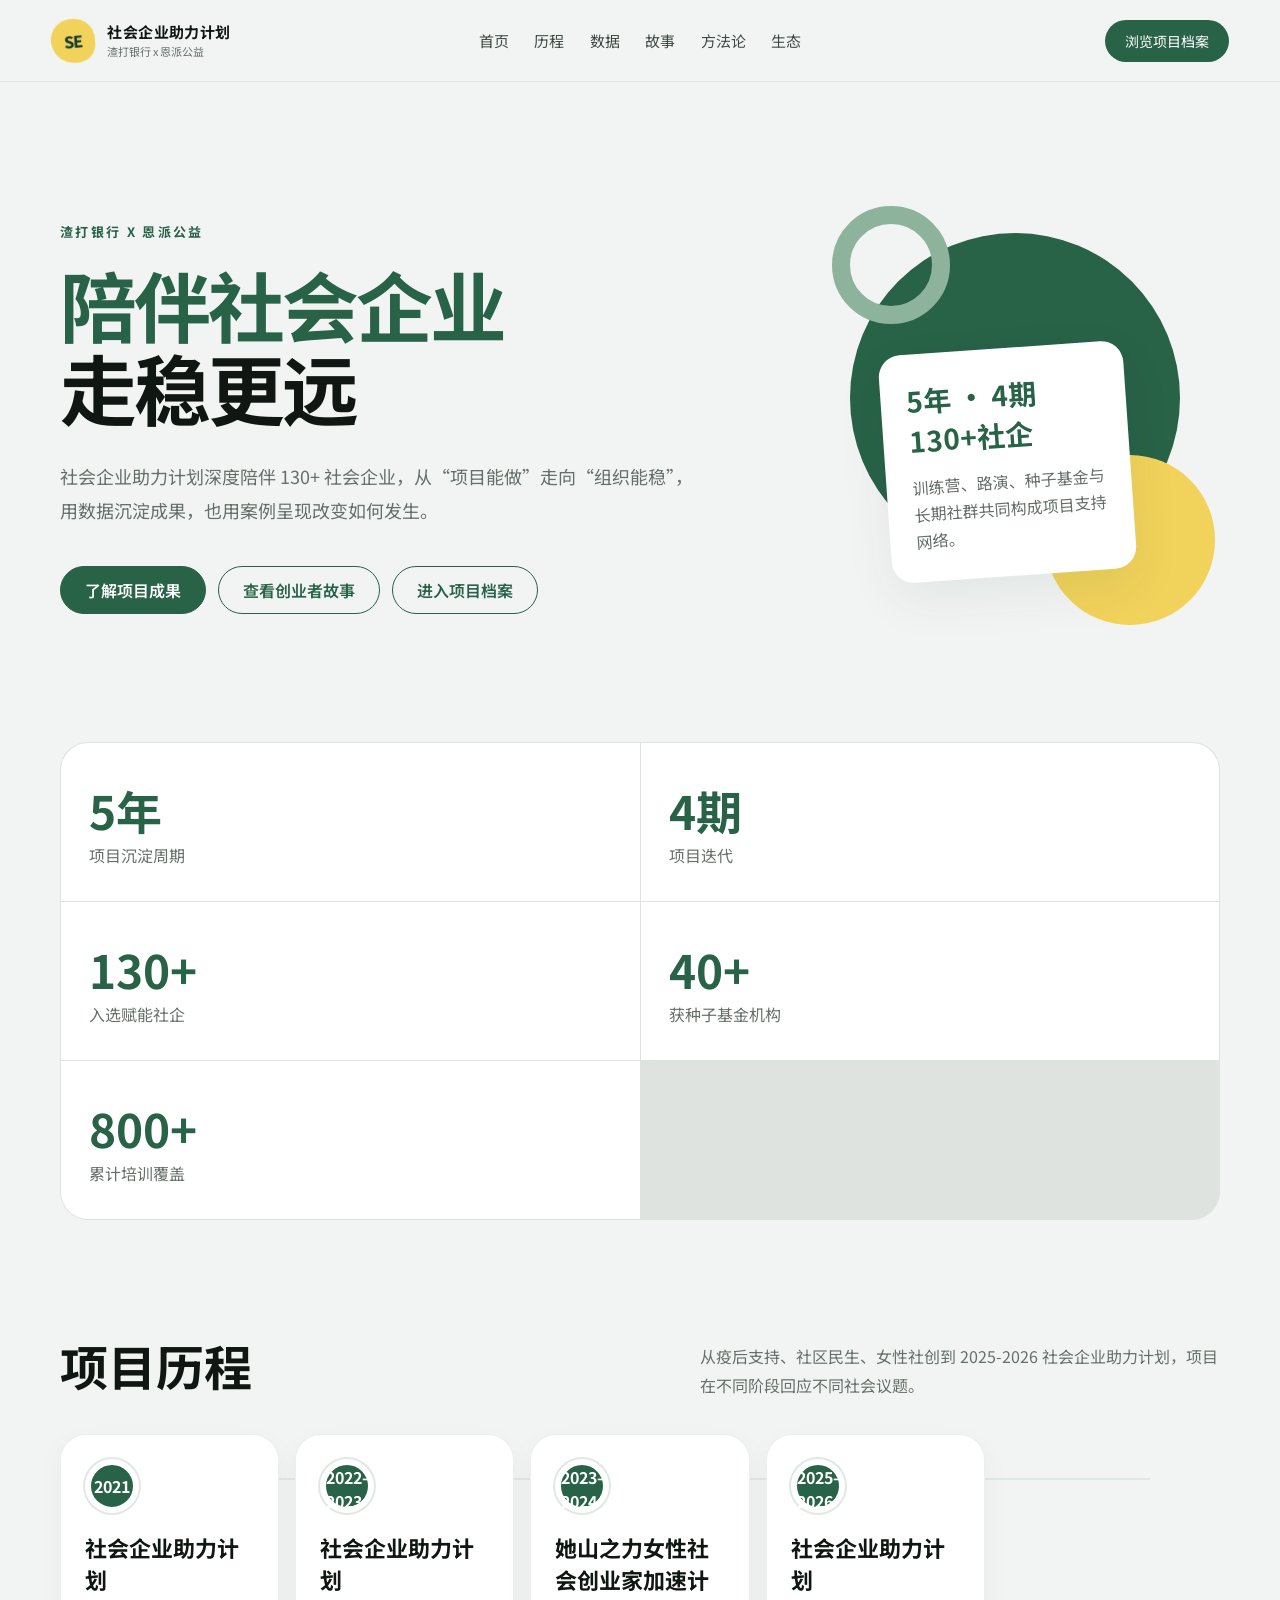
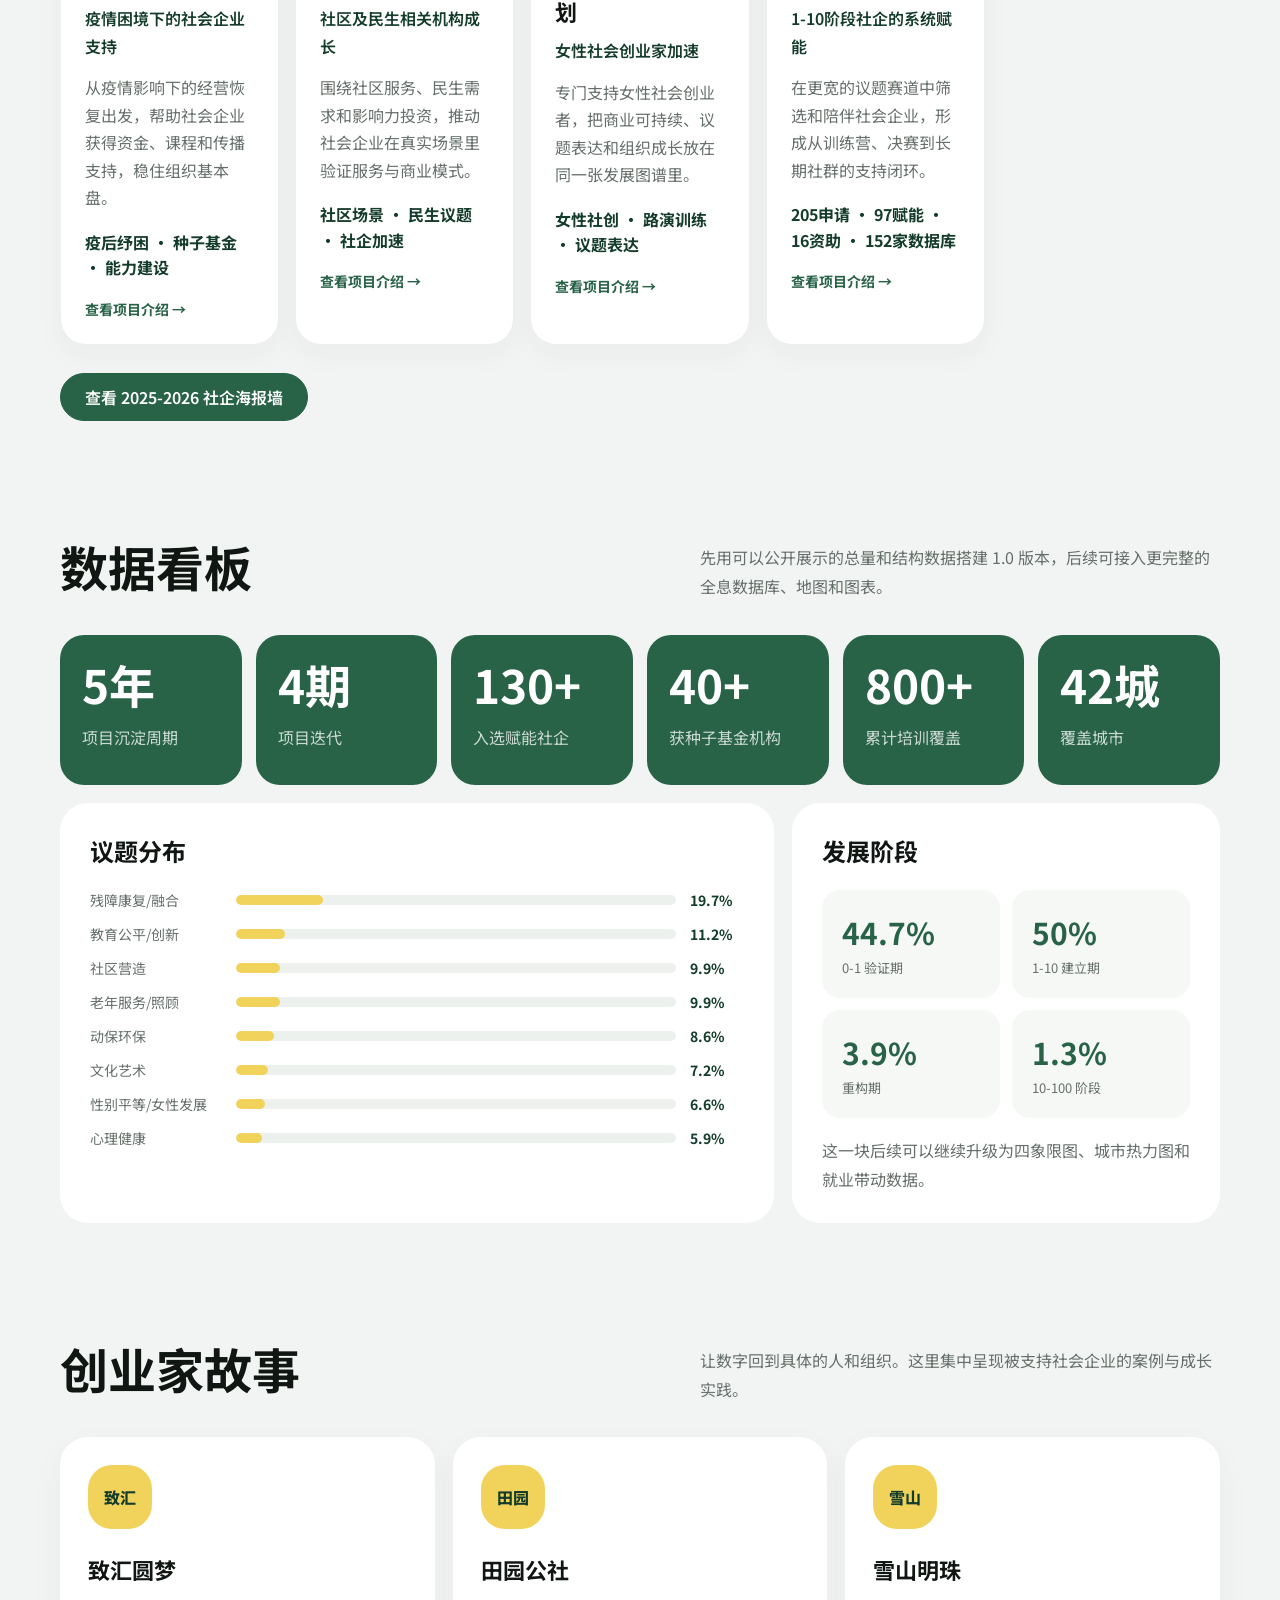
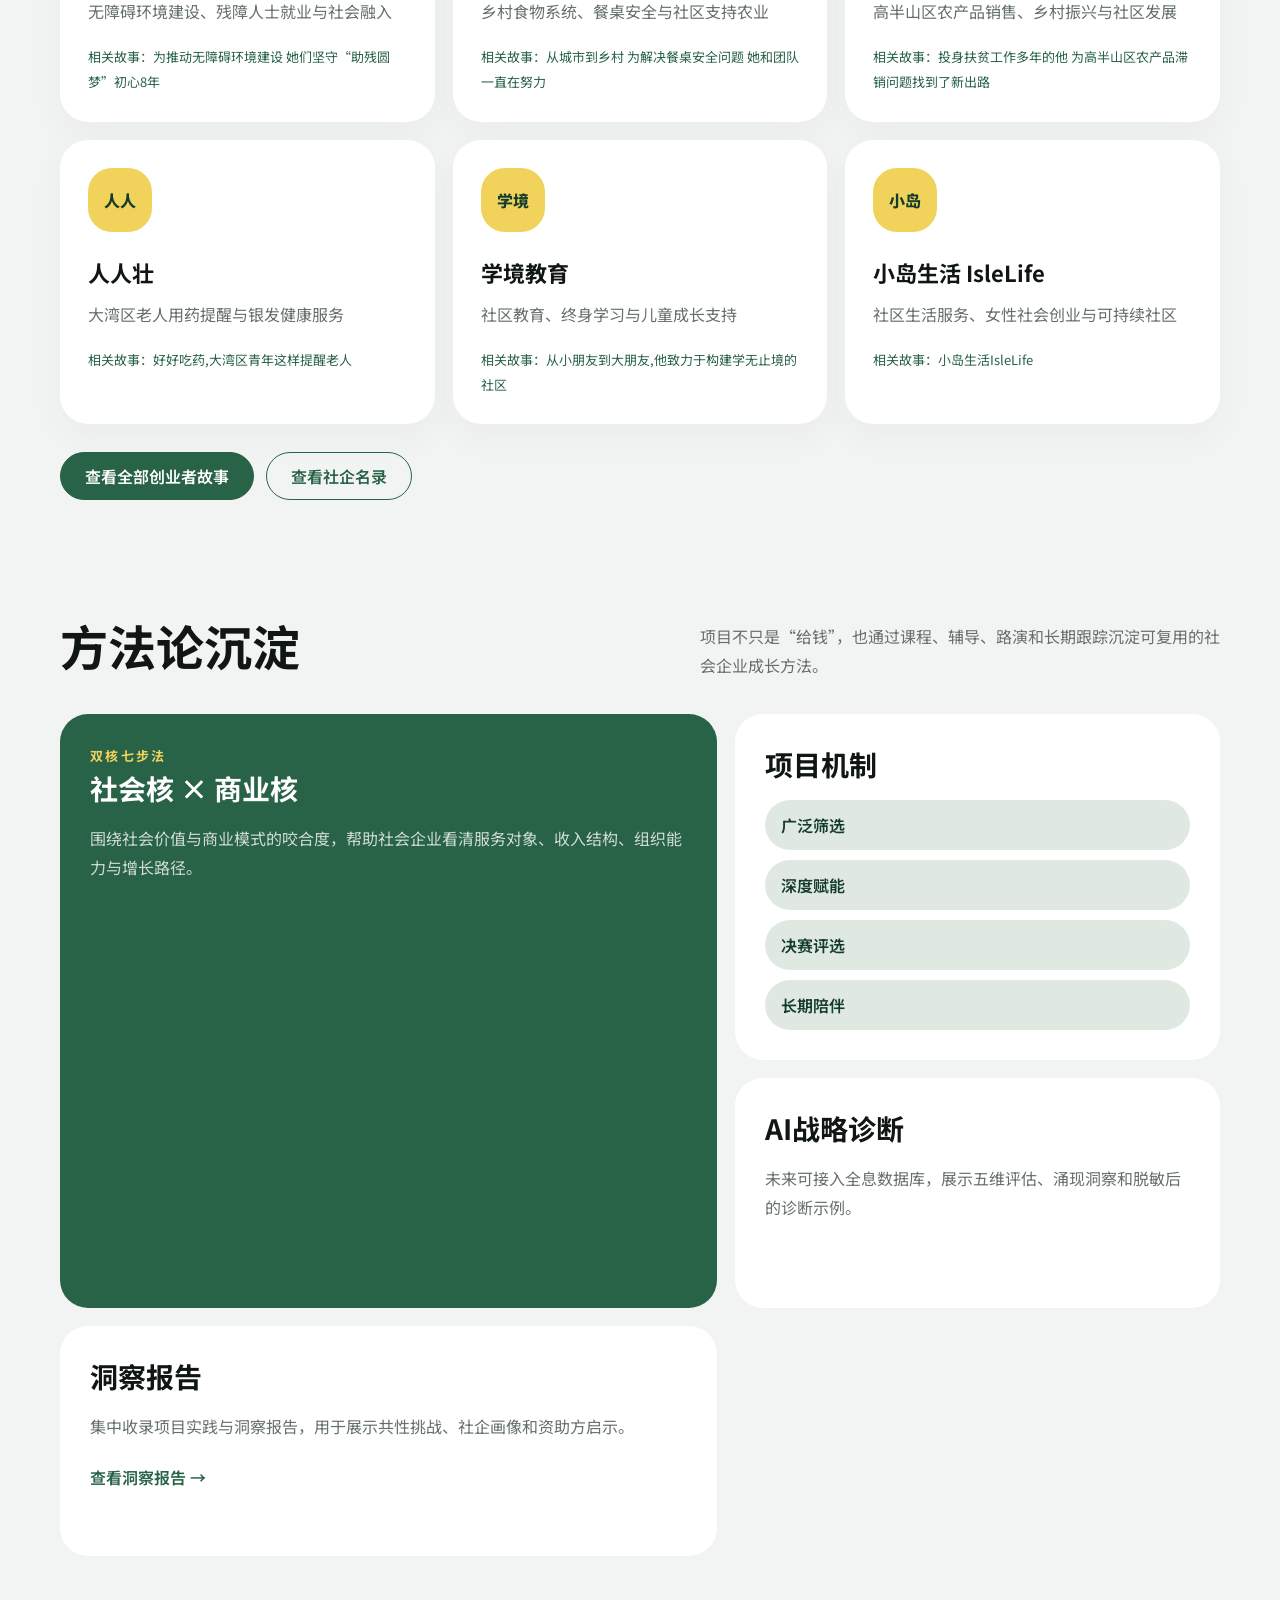
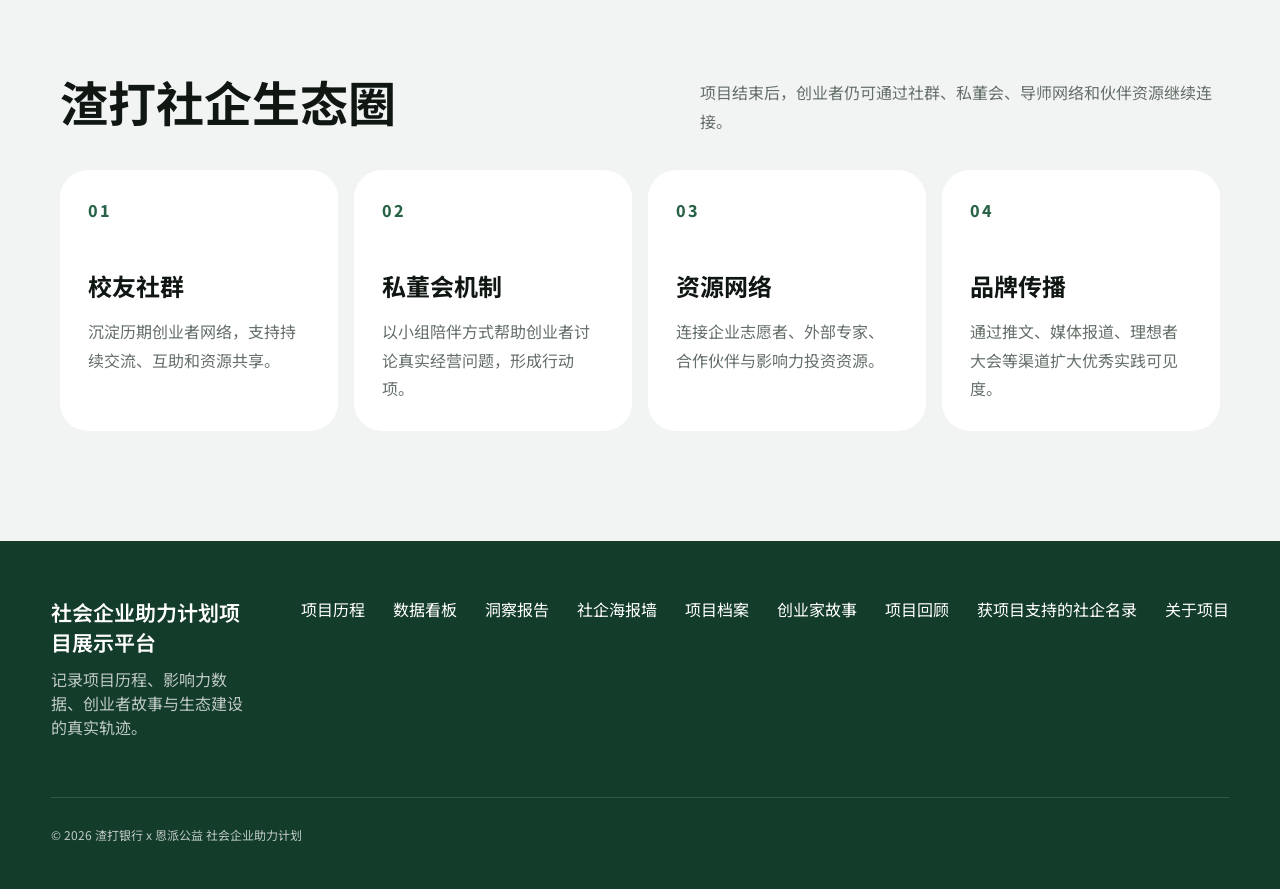
<file: index.html>
<!doctype html>
<html lang="zh-CN">
  <head>
    <meta charset="UTF-8" />
    <meta name="viewport" content="width=device-width, initial-scale=1.0" />
    <meta name="description" content="渣打银行 x 恩派公益 社会企业助力计划项目展示平台" />
    <title>社会企业助力计划项目展示平台</title>
    <link rel="preconnect" href="https://fonts.googleapis.com" />
    <link rel="preconnect" href="https://fonts.gstatic.com" crossorigin />
    <link href="https://fonts.googleapis.com/css2?family=Noto+Sans+SC:wght@400;500;600;700&display=swap" rel="stylesheet" />
    <link rel="stylesheet" href="/styles.css" />
  </head>
  <body>
    <header class="site-header">
      <a class="brand" href="/" data-link aria-label="社会企业助力计划首页">
        <span class="brand-mark">SE</span>
        <span class="brand-copy"><strong>社会企业助力计划</strong><small>渣打银行 x 恩派公益</small></span>
      </a>
      <button class="menu-toggle" type="button" aria-expanded="false" aria-controls="site-nav">菜单</button>
      <nav id="site-nav" class="site-nav" aria-label="主导航">
        <a href="/" data-link>首页</a>
        <a href="/#journey" data-link>历程</a>
        <a href="/#dashboard" data-link>数据</a>
        <a href="/#stories" data-link>故事</a>
        <a href="/#method" data-link>方法论</a>
        <a href="/#ecosystem" data-link>生态</a>
      </nav>
      <a class="header-cta" href="/content" data-link>浏览项目档案</a>
    </header>

    <main id="app" tabindex="-1"></main>

    <footer class="site-footer">
      <div>
        <p class="footer-brand">社会企业助力计划项目展示平台</p>
        <p>记录项目历程、影响力数据、创业者故事与生态建设的真实轨迹。</p>
      </div>
      <div class="footer-links">
        <a href="/#journey" data-link>项目历程</a>
        <a href="/#dashboard" data-link>数据看板</a>
        <a href="/reports" data-link>洞察报告</a>
        <a href="/posters" data-link>社企海报墙</a>
        <a href="/content" data-link>项目档案</a>
        <a href="/examples" data-link>创业家故事</a>
        <a href="/review" data-link>项目回顾</a>
        <a href="/grantees" data-link>获项目支持的社企名录</a>
        <a href="/about" data-link>关于项目</a>
      </div>
      <p class="copyright">© <span id="copyright-year"></span> 渣打银行 x 恩派公益 社会企业助力计划</p>
    </footer>

    <script type="module" src="/app.js"></script>
  </body>
</html>
</file>
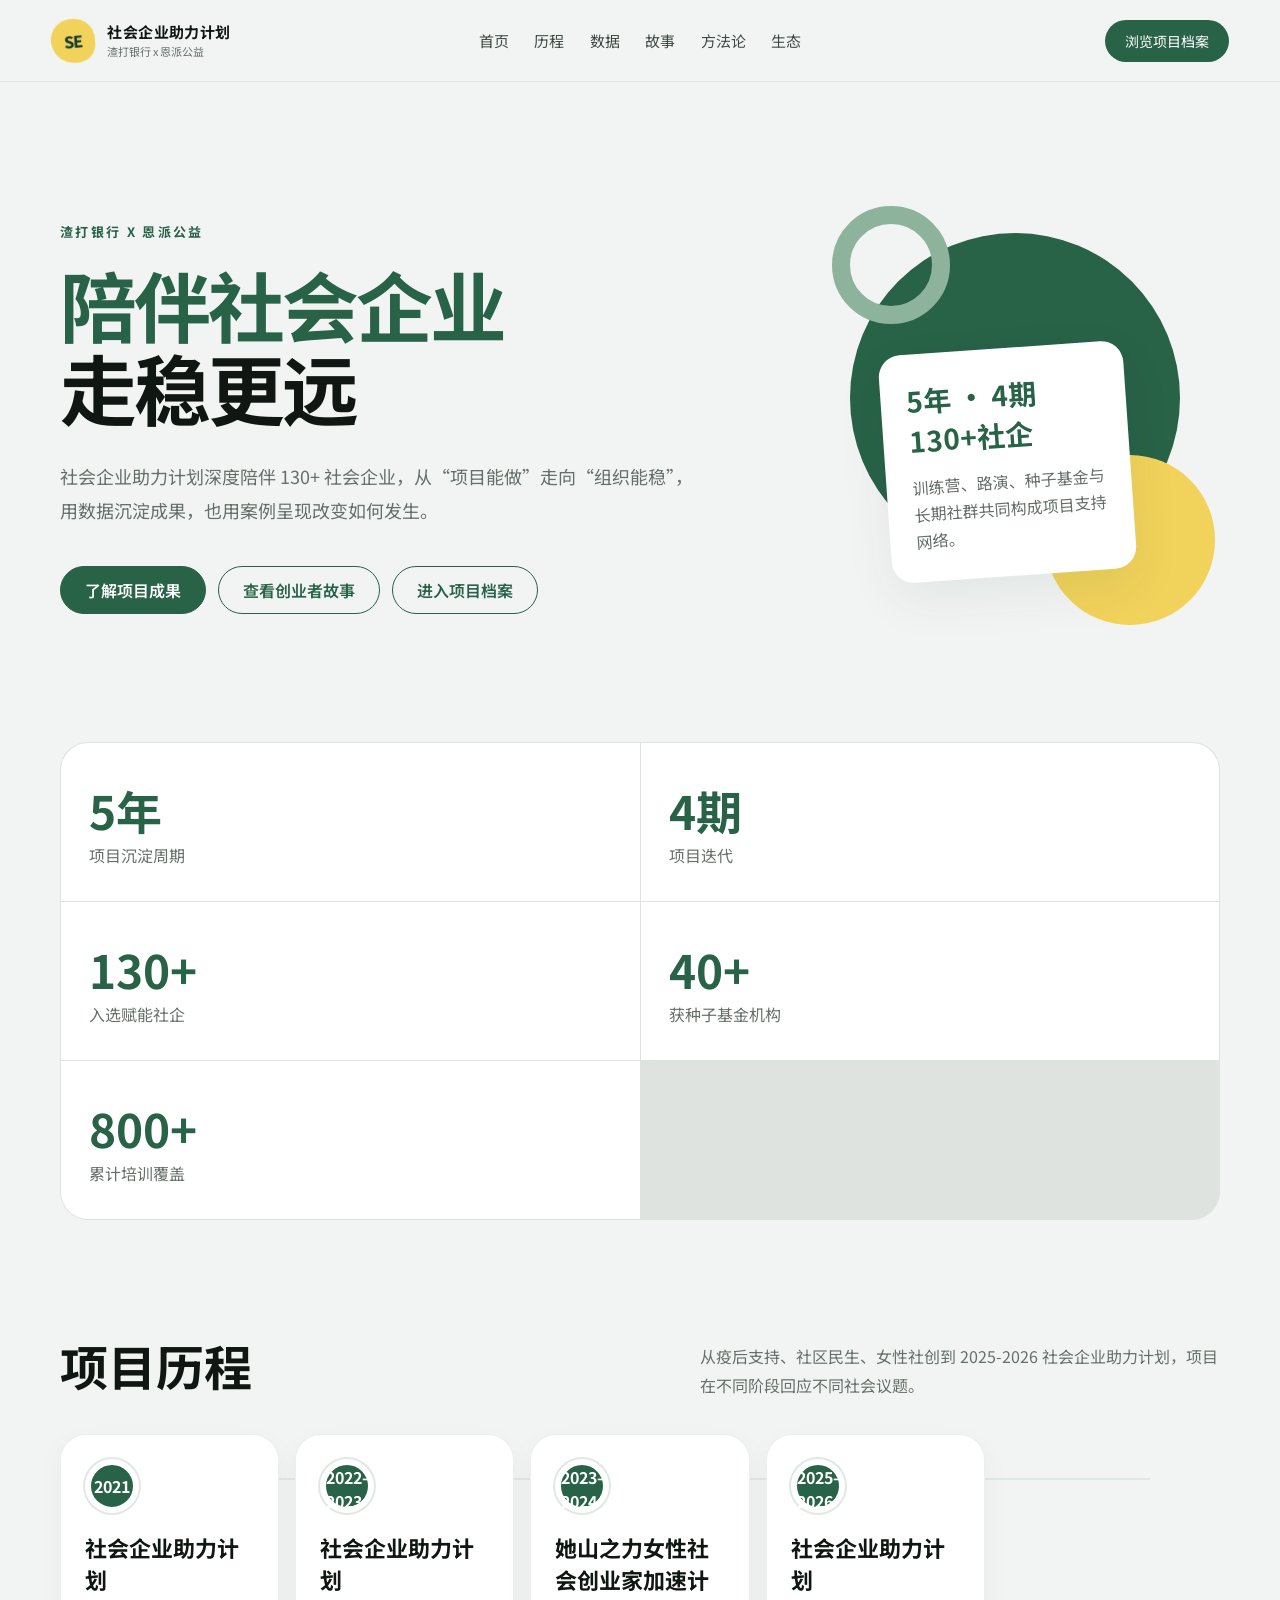
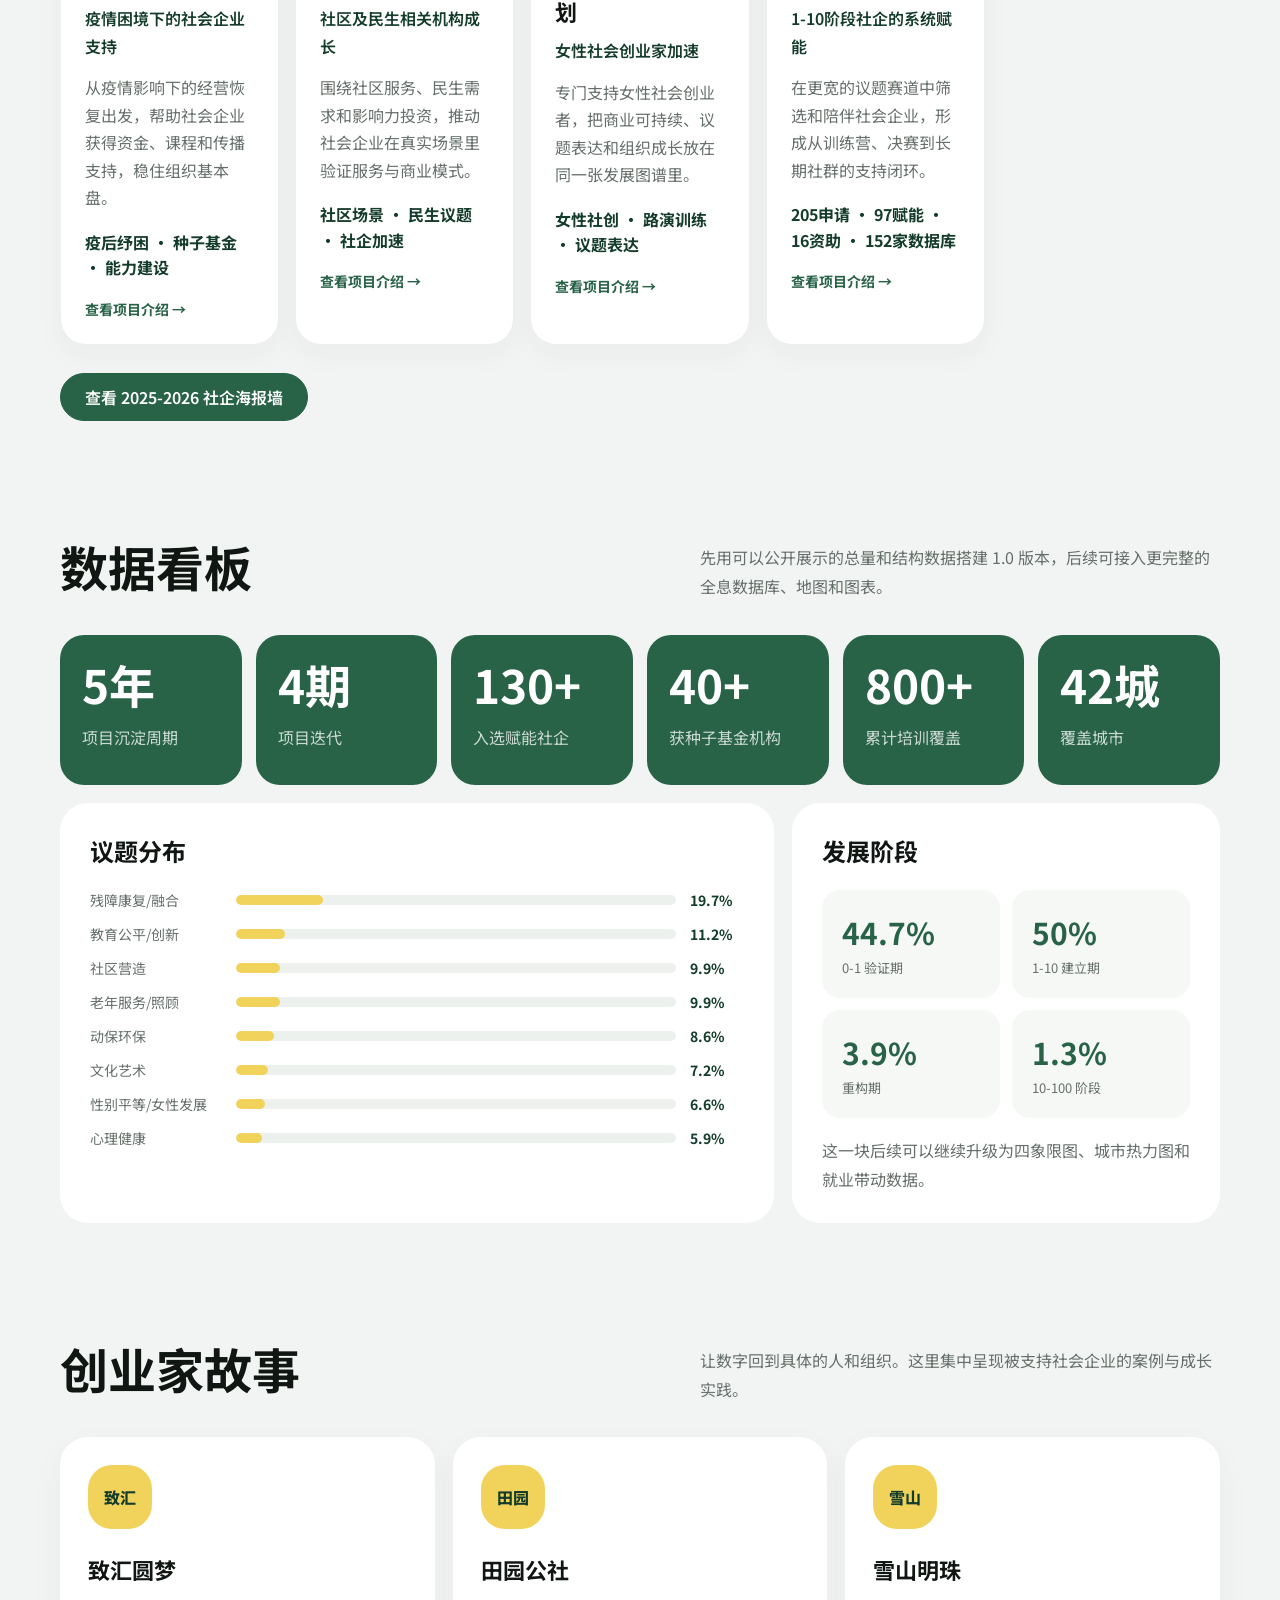
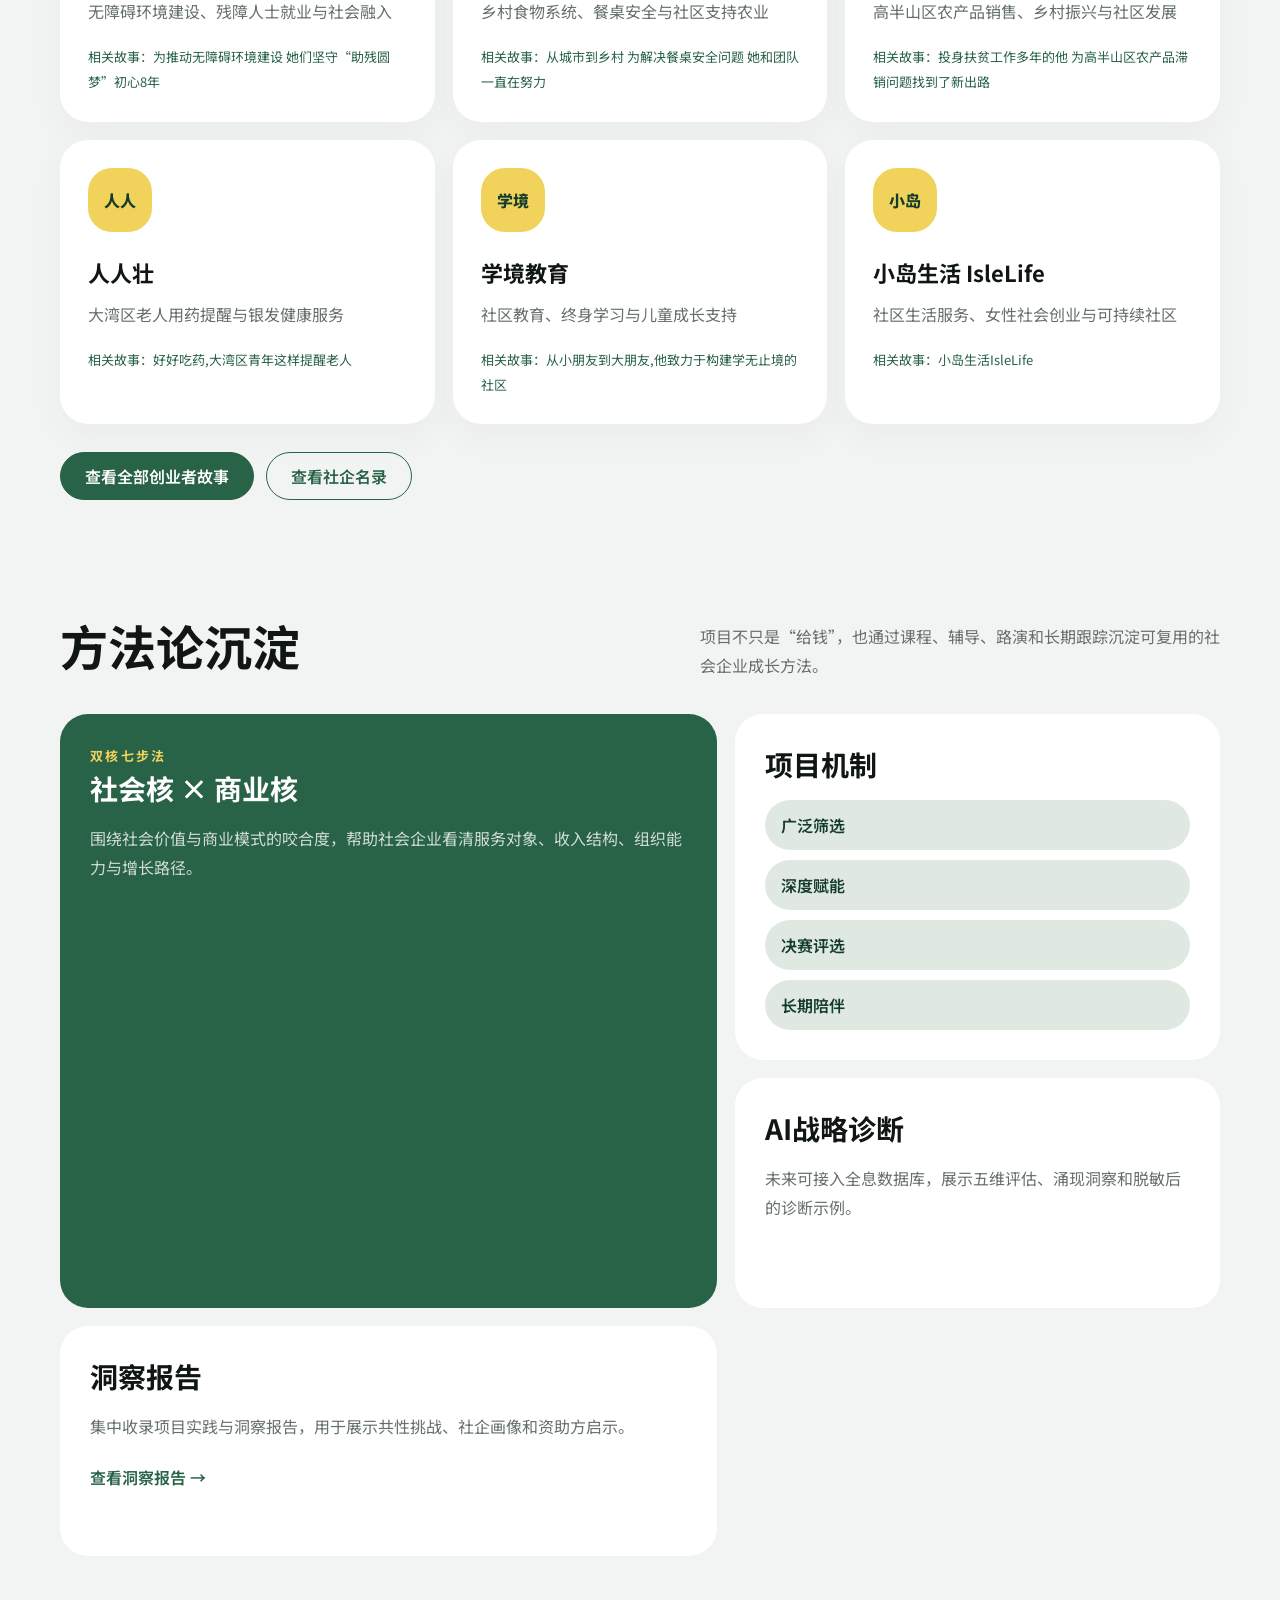
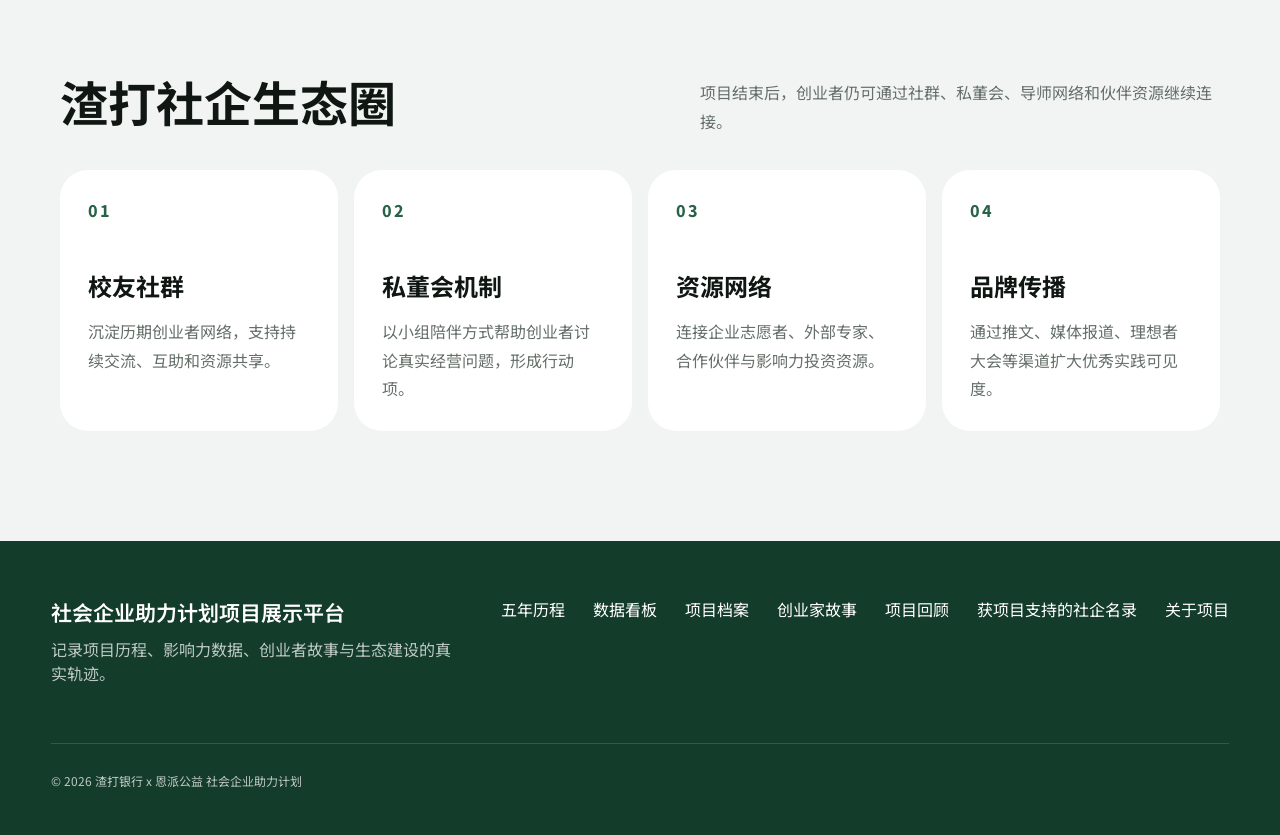
<file: social-enterprise-project-showcase/index.html>
<!doctype html>
<html lang="zh-CN">
  <head>
    <meta charset="UTF-8" />
    <meta name="viewport" content="width=device-width, initial-scale=1.0" />
    <meta name="description" content="渣打银行 x 恩派公益 社会企业助力计划项目展示平台" />
    <title>社会企业助力计划项目展示平台</title>
    <link rel="preconnect" href="https://fonts.googleapis.com" />
    <link rel="preconnect" href="https://fonts.gstatic.com" crossorigin />
    <link href="https://fonts.googleapis.com/css2?family=Noto+Sans+SC:wght@400;500;600;700&display=swap" rel="stylesheet" />
    <link rel="stylesheet" href="/styles.css" />
  </head>
  <body>
    <header class="site-header">
      <a class="brand" href="/" data-link aria-label="社会企业助力计划首页">
        <span class="brand-mark">SE</span>
        <span class="brand-copy"><strong>社会企业助力计划</strong><small>渣打银行 x 恩派公益</small></span>
      </a>
      <button class="menu-toggle" type="button" aria-expanded="false" aria-controls="site-nav">菜单</button>
      <nav id="site-nav" class="site-nav" aria-label="主导航">
        <a href="/" data-link>首页</a>
        <a href="/#journey" data-link>历程</a>
        <a href="/#dashboard" data-link>数据</a>
        <a href="/#stories" data-link>故事</a>
        <a href="/#method" data-link>方法论</a>
        <a href="/#ecosystem" data-link>生态</a>
      </nav>
      <a class="header-cta" href="/content" data-link>浏览项目档案</a>
    </header>

    <main id="app" tabindex="-1"></main>

    <footer class="site-footer">
      <div>
        <p class="footer-brand">社会企业助力计划项目展示平台</p>
        <p>记录项目历程、影响力数据、创业者故事与生态建设的真实轨迹。</p>
      </div>
      <div class="footer-links">
        <a href="/#journey" data-link>五年历程</a>
        <a href="/#dashboard" data-link>数据看板</a>
        <a href="/content" data-link>项目档案</a>
        <a href="/examples" data-link>创业家故事</a>
        <a href="/review" data-link>项目回顾</a>
        <a href="/grantees" data-link>获项目支持的社企名录</a>
        <a href="/about" data-link>关于项目</a>
      </div>
      <p class="copyright">© <span id="copyright-year"></span> 渣打银行 x 恩派公益 社会企业助力计划</p>
    </footer>

    <script type="module" src="/app.js"></script>
  </body>
</html>
</file>
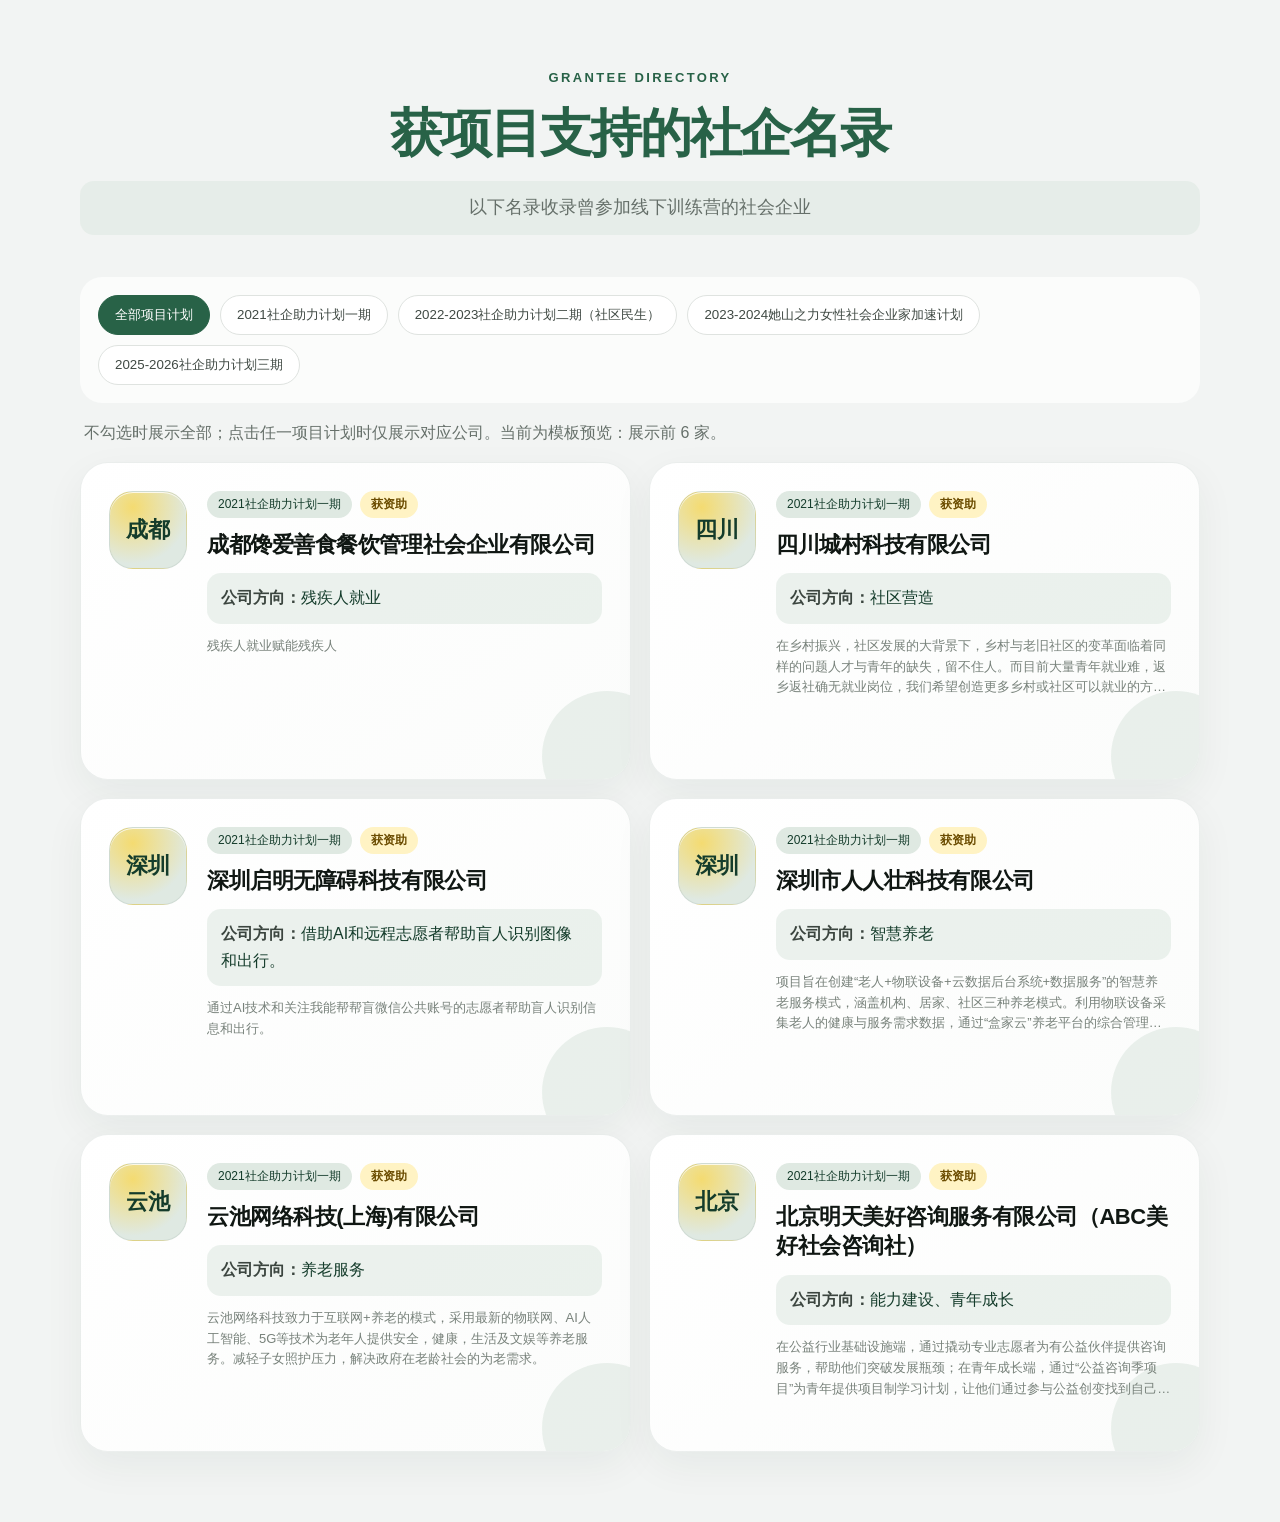
<file: outputs/grantee-directory-template-preview.html>
<!doctype html><html lang="zh-CN"><head><meta charset="utf-8"><title>社企名录模板预览</title><style>
:root{--green:#286247;--green-dark:#143c2b;--green-soft:#dfe9e2;--paper:#f2f4f3;--muted:#66706a;--yellow:#f1d25b}body{margin:0;background:var(--paper);color:#101713;font-family:-apple-system,BlinkMacSystemFont,"PingFang SC",sans-serif}.wrap{width:min(1120px,92vw);margin:0 auto;padding:70px 0}.hero{text-align:center;margin-bottom:42px}.eyebrow{color:var(--green);font-size:13px;font-weight:700;letter-spacing:.18em}h1{margin:14px 0 12px;color:var(--green);font-size:52px;letter-spacing:-.04em}.hero p{color:var(--muted);font-size:18px}.toolbar{display:flex;flex-wrap:wrap;gap:10px;margin-bottom:20px;padding:18px;background:rgba(255,255,255,.72);border-radius:22px}.check{min-height:40px;padding:0 16px;color:#3f4943;background:white;border:1px solid #dfe3e0;border-radius:999px}.check.active,.check:hover{color:white;background:var(--green);border-color:var(--green)}.count{margin:0 4px 18px;color:var(--muted)}.grid{display:grid;grid-template-columns:repeat(2,minmax(0,1fr));gap:18px}.card{position:relative;display:grid;grid-template-columns:76px 1fr;gap:22px;align-items:start;min-height:260px;padding:28px;overflow:hidden;background:linear-gradient(145deg,#fff 0%,#fbfcfb 100%);border:1px solid rgba(20,60,43,.08);border-radius:28px;box-shadow:0 14px 40px rgba(20,60,43,.055)}.card:after{position:absolute;right:-42px;bottom:-42px;width:130px;height:130px;content:"";background:rgba(223,233,226,.62);border-radius:50%}.logo{position:relative;z-index:1;display:grid;place-items:center;width:76px;height:76px;color:var(--green-dark);background:radial-gradient(circle at 30% 20%,#f4db71,#dfe9e2 70%);border:1px solid rgba(20,60,43,.08);border-radius:24px;font-size:22px;font-weight:800;box-shadow:inset 0 1px 0 rgba(255,255,255,.8)}.content{position:relative;z-index:1}.meta{display:flex;flex-wrap:wrap;gap:8px;margin-bottom:12px}.meta span,.meta b{padding:5px 11px;border-radius:999px;font-size:12px}.meta span{background:var(--green-soft);color:var(--green-dark)}.meta b{background:#fff3c4;color:#6b4c00}h3{margin:0 0 14px;font-size:22px;line-height:1.35;letter-spacing:-.02em}p{margin:0 0 12px;padding:12px 14px;color:var(--green-dark);background:rgba(223,233,226,.58);border-radius:14px;line-height:1.65}p strong{color:#3b453f}small{display:-webkit-box;max-height:4.8em;overflow:hidden;color:#78827b;font-size:13px;line-height:1.6;-webkit-box-orient:vertical;-webkit-line-clamp:3}@media(max-width:760px){.grid{grid-template-columns:1fr}h1{font-size:38px}.card{grid-template-columns:1fr;min-height:auto}}
</style></head><body><main class="wrap"><section class="hero"><div class="eyebrow">GRANTEE DIRECTORY</div><h1>获项目支持的社企名录</h1><p>以下名录收录曾参加线下训练营的社会企业</p></section><div class="toolbar"><button class="check active">全部项目计划</button><button class="check">2021社企助力计划一期</button><button class="check">2022-2023社企助力计划二期（社区民生）</button><button class="check">2023-2024她山之力女性社会企业家加速计划</button><button class="check">2025-2026社企助力计划三期</button></div><div class="count">不勾选时展示全部；点击任一项目计划时仅展示对应公司。当前为模板预览：展示前 6 家。</div><section class="grid">
<article class="card">
  <div class="logo">成都</div>
  <div class="content">
    <div class="meta"><span>2021社企助力计划一期</span><b>获资助</b></div>
    <h3>成都馋爱善食餐饮管理社会企业有限公司</h3>
    <p><strong>公司方向：</strong>残疾人就业</p>
    <small>残疾人就业赋能残疾人</small>
  </div>
</article>

<article class="card">
  <div class="logo">四川</div>
  <div class="content">
    <div class="meta"><span>2021社企助力计划一期</span><b>获资助</b></div>
    <h3>四川城村科技有限公司</h3>
    <p><strong>公司方向：</strong>社区营造</p>
    <small>在乡村振兴，社区发展的大背景下，乡村与老旧社区的变革面临着同样的问题人才与青年的缺失，留不住人。而目前大量青年就业难，返乡返社确无就业岗位，我们希望创造更多乡村或社区可以就业的方式，解决青年就业难，就业苦等问题，而青年的进入同时也可以让乡村和老旧社区更有活力。</small>
  </div>
</article>

<article class="card">
  <div class="logo">深圳</div>
  <div class="content">
    <div class="meta"><span>2021社企助力计划一期</span><b>获资助</b></div>
    <h3>深圳启明无障碍科技有限公司</h3>
    <p><strong>公司方向：</strong>借助AI和远程志愿者帮助盲人识别图像和出行。</p>
    <small>通过AI技术和关注我能帮帮盲微信公共账号的志愿者帮助盲人识别信息和出行。</small>
  </div>
</article>

<article class="card">
  <div class="logo">深圳</div>
  <div class="content">
    <div class="meta"><span>2021社企助力计划一期</span><b>获资助</b></div>
    <h3>深圳市人人壮科技有限公司</h3>
    <p><strong>公司方向：</strong>智慧养老</p>
    <small>项目旨在创建“老人+物联设备+云数据后台系统+数据服务”的智慧养老服务模式，涵盖机构、居家、社区三种养老模式。利用物联设备采集老人的健康与服务需求数据，通过“盒家云”养老平台的综合管理、数据分析、健康检测、预警分析等功能模块，形成个性化档案和个性化服务，满足老年人群体的个性化需求，缓解社会养老压力。</small>
  </div>
</article>

<article class="card">
  <div class="logo">云池</div>
  <div class="content">
    <div class="meta"><span>2021社企助力计划一期</span><b>获资助</b></div>
    <h3>云池网络科技(上海)有限公司</h3>
    <p><strong>公司方向：</strong>养老服务</p>
    <small>云池网络科技致力于互联网+养老的模式，采用最新的物联网、AI人工智能、5G等技术为老年人提供安全，健康，生活及文娱等养老服务。减轻子女照护压力，解决政府在老龄社会的为老需求。</small>
  </div>
</article>

<article class="card">
  <div class="logo">北京</div>
  <div class="content">
    <div class="meta"><span>2021社企助力计划一期</span><b>获资助</b></div>
    <h3>北京明天美好咨询服务有限公司（ABC美好社会咨询社）</h3>
    <p><strong>公司方向：</strong>能力建设、青年成长</p>
    <small>在公益行业基础设施端，通过撬动专业志愿者为有公益伙伴提供咨询服务，帮助他们突破发展瓶颈；在青年成长端，通过“公益咨询季项目”为青年提供项目制学习计划，让他们通过参与公益创变找到自己热爱的生活方式。</small>
  </div>
</article></section></main></body></html>
</file>
<file: styles.css>
:root {
  --green: #286247;
  --green-dark: #143c2b;
  --green-soft: #dfe9e2;
  --yellow: #f1d25b;
  --ink: #101713;
  --muted: #66706a;
  --line: #dfe3e0;
  --paper: #f2f4f3;
  --white: #fff;
  --shadow: 0 18px 50px rgba(20, 60, 43, 0.07);
}

* { box-sizing: border-box; }
html { scroll-behavior: smooth; }
body {
  margin: 0;
  color: var(--ink);
  background: var(--paper);
  font-family: "Noto Sans SC", ui-sans-serif, system-ui, sans-serif;
  -webkit-font-smoothing: antialiased;
}
a { color: inherit; text-decoration: none; }
button, input, select { font: inherit; }
button { cursor: pointer; }
.sr-only {
  position: absolute;
  width: 1px;
  height: 1px;
  padding: 0;
  margin: -1px;
  overflow: hidden;
  clip: rect(0, 0, 0, 0);
  white-space: nowrap;
  border: 0;
}

.site-header {
  position: sticky;
  top: 0;
  z-index: 20;
  display: grid;
  grid-template-columns: 1fr auto 1fr;
  align-items: center;
  min-height: 82px;
  padding: 0 4vw;
  background: rgba(242, 244, 243, 0.94);
  border-bottom: 1px solid rgba(16, 23, 19, 0.07);
  backdrop-filter: blur(18px);
}
.brand { display: inline-flex; align-items: center; gap: 12px; justify-self: start; }
.brand-mark {
  display: grid;
  place-items: center;
  width: 44px;
  height: 44px;
  color: var(--green-dark);
  background: var(--yellow);
  border-radius: 50% 50% 44% 56%;
  font-weight: 800;
  letter-spacing: -1px;
  transform: rotate(-5deg);
}
.brand-copy { display: flex; flex-direction: column; line-height: 1.2; }
.brand-copy strong { font-size: 15px; letter-spacing: .03em; }
.brand-copy small { margin-top: 4px; color: var(--muted); font-size: 11px; }
.site-nav { display: flex; gap: clamp(16px, 2vw, 32px); }
.site-nav a { position: relative; color: #3f4943; font-size: 15px; }
.site-nav a::after {
  position: absolute;
  right: 0;
  bottom: -9px;
  left: 0;
  height: 2px;
  content: "";
  background: var(--green);
  transform: scaleX(0);
  transition: transform .2s ease;
}
.site-nav a:hover::after, .site-nav a.active::after { transform: scaleX(1); }
.site-nav a.active { color: var(--green-dark); font-weight: 600; }
.header-cta {
  justify-self: end;
  padding: 11px 20px;
  color: #fff;
  background: var(--green);
  border-radius: 999px;
  font-size: 14px;
}
.menu-toggle { display: none; }

.page { min-height: 68vh; }
.hero, .page-hero {
  width: min(1160px, 92vw);
  margin: 0 auto;
}
.hero {
  display: grid;
  grid-template-columns: 1.15fr .85fr;
  align-items: center;
  min-height: 620px;
  padding: 76px 0 90px;
}
.eyebrow {
  margin: 0 0 22px;
  color: var(--green);
  font-size: 13px;
  font-weight: 700;
  letter-spacing: .18em;
  text-transform: uppercase;
}
.hero h1, .page-hero h1 {
  margin: 0;
  color: var(--green);
  font-size: clamp(44px, 6vw, 78px);
  line-height: 1.08;
  letter-spacing: -.04em;
}
.hero h1 span { display: block; color: var(--ink); }
.hero-lead {
  max-width: 650px;
  margin: 30px 0 38px;
  color: var(--muted);
  font-size: 18px;
  line-height: 1.9;
}
.button-row { display: flex; flex-wrap: wrap; gap: 12px; }
.button {
  display: inline-flex;
  align-items: center;
  justify-content: center;
  min-height: 48px;
  padding: 0 24px;
  border: 1px solid var(--green);
  border-radius: 999px;
  color: var(--green);
  font-weight: 600;
}
.button.primary { color: #fff; background: var(--green); }
.hero-visual { position: relative; min-height: 430px; }
.orb { position: absolute; border-radius: 50%; }
.orb-one { width: 330px; height: 330px; top: 30px; right: 40px; background: var(--green); }
.orb-two { width: 170px; height: 170px; right: 5px; bottom: 8px; background: var(--yellow); }
.orb-three { width: 118px; height: 118px; top: 3px; right: 270px; border: 18px solid #8db39c; }
.visual-note {
  position: absolute;
  right: 90px;
  top: 145px;
  z-index: 2;
  width: 245px;
  padding: 26px;
  background: #fff;
  border-radius: 22px;
  box-shadow: var(--shadow);
  transform: rotate(-4deg);
}
.visual-note strong { display: block; margin-bottom: 14px; color: var(--green); font-size: 28px; }
.visual-note span { color: var(--muted); line-height: 1.7; }

.project-hero {
  min-height: 660px;
  padding-bottom: 64px;
}
.project-hero h1 { max-width: 820px; }
.home-block {
  scroll-margin-top: 110px;
}
.impact-strip {
  grid-template-columns: repeat(5, 1fr);
  margin-bottom: 96px;
}
.impact-strip .stat {
  padding: 34px 28px;
}
.impact-strip .stat strong {
  font-size: clamp(30px, 3.8vw, 46px);
}
.timeline {
  position: relative;
  display: grid;
  grid-template-columns: repeat(5, minmax(0, 1fr));
  gap: 16px;
}
.timeline::before {
  position: absolute;
  top: 44px;
  right: 6%;
  left: 6%;
  height: 2px;
  content: "";
  background: var(--green-soft);
}
.timeline-card {
  position: relative;
  display: block;
  min-height: 360px;
  padding: 24px;
  color: inherit;
  background: #fff;
  border: 1px solid rgba(20, 60, 43, .08);
  border-radius: 26px;
  box-shadow: 0 10px 30px rgba(20, 60, 43, .04);
  transition: transform .2s ease, box-shadow .2s ease, border-color .2s ease;
}
.timeline-card:hover {
  border-color: #c7d6cc;
  box-shadow: var(--shadow);
  transform: translateY(-3px);
}
.timeline-node {
  position: relative;
  z-index: 1;
  display: grid;
  place-items: center;
  width: 54px;
  height: 54px;
  margin-bottom: 18px;
  color: #fff;
  background: var(--green);
  border: 6px solid #fff;
  border-radius: 50%;
  box-shadow: 0 0 0 2px var(--green-soft);
  font-weight: 700;
}
.timeline-card h3 { margin: 18px 0 10px; font-size: 22px; }
.timeline-card p { margin: 0 0 14px; color: var(--muted); line-height: 1.72; }
.timeline-card strong { display: block; margin-top: 18px; color: var(--green-dark); line-height: 1.6; }
.timeline-theme { color: var(--green-dark) !important; font-weight: 600; }
.timeline-link {
  display: inline-flex;
  margin-top: 18px;
  color: var(--green);
  font-size: 14px;
  font-weight: 700;
}
.dashboard-section, .method-section, .ecosystem-section {
  width: min(1160px, 92vw);
  margin: 0 auto;
  padding-bottom: 110px;
}
.dashboard-grid {
  display: grid;
  grid-template-columns: repeat(6, 1fr);
  gap: 14px;
  margin-bottom: 18px;
}
.dashboard-card {
  min-height: 150px;
  padding: 26px 22px;
  background: var(--green);
  border-radius: 24px;
  color: #fff;
}
.dashboard-card strong { display: block; margin-bottom: 18px; font-size: clamp(30px, 4vw, 46px); line-height: 1; }
.dashboard-card span { color: rgba(255,255,255,.76); line-height: 1.5; }
.insight-grid {
  display: grid;
  grid-template-columns: 1.25fr .75fr;
  gap: 18px;
}
.insight-card {
  padding: 30px;
  background: #fff;
  border-radius: 28px;
}
.insight-card h3 { margin: 0 0 22px; font-size: 24px; }
.bar-row {
  display: grid;
  grid-template-columns: 132px 1fr 54px;
  gap: 14px;
  align-items: center;
  margin-bottom: 14px;
  color: var(--muted);
  font-size: 14px;
}
.bar-row div {
  height: 10px;
  overflow: hidden;
  background: #edf1ee;
  border-radius: 999px;
}
.bar-row i {
  display: block;
  height: 100%;
  background: var(--yellow);
  border-radius: inherit;
}
.bar-row b { color: var(--green-dark); font-weight: 700; }
.stage-grid {
  display: grid;
  grid-template-columns: repeat(2, 1fr);
  gap: 12px;
  margin-bottom: 18px;
}
.stage-grid div {
  padding: 20px;
  background: #f6f8f6;
  border-radius: 18px;
}
.stage-grid strong { display: block; color: var(--green); font-size: 30px; }
.stage-grid span { color: var(--muted); font-size: 13px; }
.insight-card p { margin: 0; color: var(--muted); line-height: 1.8; }
.story-grid {
  display: grid;
  grid-template-columns: repeat(3, 1fr);
  gap: 18px;
}
.story-card {
  min-height: 260px;
  padding: 28px;
  background: #fff;
  border-radius: 28px;
  box-shadow: 0 12px 34px rgba(20, 60, 43, .045);
}
.story-avatar {
  display: grid;
  place-items: center;
  width: 64px;
  height: 64px;
  margin-bottom: 24px;
  color: var(--green-dark);
  background: var(--yellow);
  border-radius: 24px;
  font-weight: 800;
}
.story-card h3 { margin: 0 0 12px; font-size: 22px; }
.story-card p { margin: 0 0 18px; color: var(--muted); line-height: 1.75; }
.story-card span { color: var(--green); font-size: 13px; line-height: 1.7; }
.section-actions {
  display: flex;
  flex-wrap: wrap;
  gap: 12px;
  margin-top: 28px;
}
.method-grid {
  display: grid;
  grid-template-columns: 1.15fr .85fr;
  gap: 18px;
}
.method-card {
  min-height: 230px;
  padding: 30px;
  background: #fff;
  border-radius: 28px;
}
.main-method {
  grid-row: span 2;
  color: #fff;
  background: var(--green);
}
.main-method .eyebrow { color: var(--yellow); }
.method-card h3 { margin: 0 0 16px; font-size: 28px; }
.method-card p { margin: 0; color: var(--muted); line-height: 1.85; }
.method-link { display: inline-flex; margin-top: 24px; }
.main-method p { color: rgba(255,255,255,.78); }
.method-steps {
  display: grid;
  gap: 10px;
}
.method-steps span {
  padding: 13px 16px;
  color: var(--green-dark);
  background: var(--green-soft);
  border-radius: 999px;
  font-weight: 600;
}
.ecosystem-grid {
  display: grid;
  grid-template-columns: repeat(4, 1fr);
  gap: 16px;
}
.ecosystem-grid article {
  min-height: 250px;
  padding: 28px;
  background: #fff;
  border-radius: 28px;
}
.ecosystem-grid span { color: var(--green); font-weight: 800; letter-spacing: .12em; }
.ecosystem-grid h3 { margin: 46px 0 14px; font-size: 24px; }
.ecosystem-grid p { margin: 0; color: var(--muted); line-height: 1.8; }
.poster-shell {
  width: min(1180px, 92vw);
  margin: 0 auto;
  padding-bottom: 110px;
}
.poster-group {
  margin-bottom: 54px;
  padding: 32px;
  background: rgba(255,255,255,.68);
  border: 1px solid rgba(255,255,255,.92);
  border-radius: 32px;
}
.poster-heading {
  align-items: flex-start;
}
.poster-heading .eyebrow {
  margin-bottom: 12px;
}
.poster-grid {
  display: grid;
  grid-template-columns: repeat(5, minmax(0, 1fr));
  gap: 18px;
}
.poster-card {
  position: relative;
  display: block;
  overflow: hidden;
  background: #fff;
  border: 1px solid rgba(20, 60, 43, .08);
  border-radius: 22px;
  box-shadow: 0 12px 34px rgba(20, 60, 43, .045);
  transition: transform .2s ease, box-shadow .2s ease;
}
.poster-card:hover {
  box-shadow: var(--shadow);
  transform: translateY(-3px);
}
.poster-card img {
  display: block;
  width: 100%;
  aspect-ratio: 3 / 4;
  object-fit: contain;
  object-position: top center;
  background: #f6f8f6;
}
.poster-card span {
  position: absolute;
  top: 12px;
  left: 12px;
  display: grid;
  place-items: center;
  width: 34px;
  height: 34px;
  color: var(--green-dark);
  background: rgba(255,255,255,.88);
  border-radius: 999px;
  font-size: 13px;
  font-weight: 800;
  box-shadow: 0 6px 18px rgba(20,60,43,.12);
}
.report-shell {
  width: min(1040px, 92vw);
  margin: 0 auto;
  padding-bottom: 110px;
}
.report-grid {
  display: grid;
  grid-template-columns: 1fr;
  gap: 24px;
}
.report-card {
  display: flex;
  flex-direction: column;
  padding: 34px;
  background: #fff;
  border: 1px solid rgba(20, 60, 43, .08);
  border-radius: 30px;
  box-shadow: 0 14px 40px rgba(20, 60, 43, .045);
}
.report-card h3 {
  margin: 24px 0 16px;
  font-size: 28px;
  line-height: 1.35;
}
.report-card p {
  margin: 0;
  color: var(--muted);
  line-height: 1.85;
}
.report-section {
  margin-top: 24px;
  padding-top: 22px;
  border-top: 1px solid var(--line);
}
.report-section h4 {
  margin: 0 0 12px;
  color: var(--green-dark);
  font-size: 18px;
}
.report-section ul {
  margin: 0;
  padding-left: 20px;
  color: var(--muted);
  line-height: 1.85;
}
.report-section li + li {
  margin-top: 8px;
}
.project-detail-shell {
  width: min(1040px, 92vw);
  margin: 0 auto;
  padding-bottom: 110px;
}
.project-photo-album {
  margin: 0 0 28px;
  padding: 18px;
  overflow: hidden;
  background: #fff;
  border: 1px solid rgba(20, 60, 43, .08);
  border-radius: 26px;
  box-shadow: 0 10px 30px rgba(20, 60, 43, .04);
}
.album-heading {
  display: flex;
  align-items: center;
  justify-content: space-between;
  gap: 18px;
  margin: 0 0 14px;
  color: var(--green-dark);
  font-weight: 800;
}
.album-heading small {
  color: var(--muted);
  font-size: 12px;
  font-weight: 500;
}
.project-banner-strip {
  display: flex;
  gap: 12px;
  width: 100%;
  max-width: 100%;
  margin: 0;
  padding: 2px 2px 10px;
  overflow-x: auto;
  overflow-y: hidden;
  scroll-snap-type: x mandatory;
}
.project-banner {
  position: relative;
  flex: 0 0 210px;
  width: 210px;
  max-width: 210px;
  margin: 0;
  overflow: hidden;
  background: #fff;
  border: 1px solid rgba(20, 60, 43, .08);
  border-radius: 18px;
  box-shadow: 0 8px 22px rgba(20, 60, 43, .035);
  scroll-snap-align: start;
}
.project-banner img {
  display: block;
  width: 100%;
  max-width: 100%;
  aspect-ratio: 16 / 9;
  object-fit: cover;
  object-position: center;
}
.project-banner figcaption {
  padding: 9px 11px 11px;
  color: var(--green-dark);
  background: #fff;
  font-size: 12px;
  font-weight: 700;
  line-height: 1.45;
}
.project-intro-card {
  display: grid;
  grid-template-columns: 1.2fr .8fr;
  gap: 28px;
  margin-bottom: 28px;
  padding: 36px;
  background: #fff;
  border: 1px solid rgba(20, 60, 43, .08);
  border-radius: 30px;
  box-shadow: 0 14px 40px rgba(20, 60, 43, .045);
}
.project-intro-card h3 {
  margin: 0 0 18px;
  font-size: clamp(28px, 4vw, 42px);
  line-height: 1.2;
}
.project-intro-card p {
  margin: 0;
  color: var(--muted);
  line-height: 1.9;
}
.project-facts {
  display: grid;
  gap: 14px;
  align-content: start;
}
.project-facts span {
  display: grid;
  gap: 8px;
  padding: 18px;
  color: var(--green-dark);
  background: var(--green-soft);
  border-radius: 18px;
  line-height: 1.6;
}
.project-facts strong {
  color: #3b453f;
  font-size: 13px;
}
.project-extra-actions {
  margin: 0 0 40px;
}
.project-article-heading {
  margin-top: 48px;
}

.stats, .feature-section, .review-grid, .about-grid, .grantee-grid {
  width: min(1160px, 92vw);
  margin: 0 auto;
}
.stats {
  display: grid;
  grid-template-columns: repeat(2, 1fr);
  gap: 1px;
  overflow: hidden;
  margin-bottom: 110px;
  background: var(--line);
  border: 1px solid var(--line);
  border-radius: 28px;
}
.stat { padding: 42px; background: #fff; }
.stat strong { display: block; color: var(--green); font-size: 36px; }
.stat span { color: var(--muted); }
.feature-section { padding-bottom: 110px; }
.section-heading { display: flex; align-items: end; justify-content: space-between; gap: 30px; margin-bottom: 34px; }
.section-heading h2 { margin: 0; font-size: clamp(30px, 4vw, 48px); }
.section-heading p { max-width: 520px; margin: 0; color: var(--muted); line-height: 1.8; }
.feature-cards { display: grid; grid-template-columns: repeat(3, 1fr); gap: 18px; }
.feature-card { min-height: 260px; padding: 30px; background: #fff; border-radius: 24px; }
.feature-number { color: var(--green); font-size: 13px; font-weight: 700; }
.feature-card h3 { margin: 58px 0 16px; font-size: 22px; }
.feature-card p { margin: 0; color: var(--muted); line-height: 1.75; }

.page-hero { padding: 88px 0 54px; text-align: center; }
.page-hero h1 { font-size: clamp(42px, 6vw, 64px); }
.page-hero h2 { margin: 18px 0 0; color: var(--green); font-size: 22px; font-weight: 500; }
.page-hero > p:last-child { max-width: 720px; margin: 24px auto 0; color: var(--muted); line-height: 1.9; }

.archive-shell { width: min(1040px, 92vw); margin: 0 auto; padding-bottom: 110px; }
.filters {
  display: grid;
  grid-template-columns: 1.5fr repeat(3, 1fr);
  gap: 12px;
  margin: 10px 0 28px;
  padding: 18px;
  background: rgba(255,255,255,.72);
  border: 1px solid rgba(255,255,255,.9);
  border-radius: 22px;
}
.control { position: relative; }
.control input, .control select {
  width: 100%;
  height: 48px;
  padding: 0 16px;
  color: var(--ink);
  background: #fff;
  border: 1px solid var(--line);
  border-radius: 999px;
  outline: none;
}
.control input:focus, .control select:focus { border-color: var(--green); box-shadow: 0 0 0 3px rgba(40,98,71,.1); }
.archive-meta { display: flex; justify-content: space-between; margin: 0 4px 18px; color: var(--muted); font-size: 14px; }
.clear-button { padding: 0; color: var(--green); background: transparent; border: 0; }
.article-list { display: grid; gap: 20px; }
.article-card {
  position: relative;
  overflow: hidden;
  padding: 30px 32px;
  background: #fff;
  border: 1px solid rgba(20, 60, 43, .06);
  border-radius: 26px;
  box-shadow: 0 8px 30px rgba(20, 60, 43, .035);
  transition: border-color .2s, box-shadow .2s, transform .2s;
}
.article-card::before {
  position: absolute;
  top: 0;
  bottom: 0;
  left: 0;
  width: 4px;
  content: "";
  background: var(--green-soft);
}
.article-card:hover { border-color: #c7d6cc; box-shadow: var(--shadow); transform: translateY(-2px); }
.article-card.has-image {
  display: grid;
  grid-template-columns: minmax(0, 1fr) 250px;
  grid-template-areas: "content image";
  gap: 34px;
  align-items: center;
}
.article-image {
  grid-area: image;
  width: 100%;
  height: 230px;
  object-fit: cover;
  object-position: center;
  background: #f4f6f4;
  border: 1px solid #e6ebe7;
  border-radius: 19px;
}
.article-image.contain { padding: 10px; object-fit: contain; }
.article-content { grid-area: content; min-width: 0; }
.article-meta, .tag-list { display: flex; flex-wrap: wrap; gap: 8px; }
.pill { padding: 5px 11px; color: #37423b; background: #f0f2f1; border-radius: 999px; font-size: 12px; }
.pill.accent { color: var(--green-dark); background: var(--green-soft); }
.article-card h3 { margin: 17px 0 11px; font-size: 22px; line-height: 1.48; letter-spacing: -.015em; }
.article-summary { margin: 0 0 22px; color: var(--muted); font-size: 15px; line-height: 1.8; }
.article-details {
  display: grid;
  grid-template-columns: repeat(2, minmax(0,1fr));
  gap: 10px 24px;
  margin: 0 0 22px;
  padding: 15px 17px;
  color: var(--muted);
  background: #f7f8f7;
  border-radius: 14px;
  font-size: 12px;
  line-height: 1.55;
}
.article-details strong { color: #3b453f; font-weight: 500; }
.article-bottom { display: flex; align-items: flex-end; justify-content: space-between; gap: 18px; }
.read-link { flex: 0 0 auto; padding-bottom: 3px; color: var(--green); font-weight: 600; }
.read-link:hover { text-decoration: underline; text-underline-offset: 5px; }
.empty-state { padding: 70px 30px; text-align: center; background: #fff; border-radius: 24px; }
.empty-state h3 { margin: 0 0 10px; }
.empty-state p { margin: 0; color: var(--muted); }
.loading { padding: 70px; color: var(--muted); text-align: center; }

.review-grid { display: grid; gap: 18px; padding: 10px 0 110px; }
.year-card { display: grid; grid-template-columns: 180px 1fr; gap: 40px; padding: 42px; background: #fff; border-radius: 28px; }
.year-number { color: var(--green); font-size: 48px; font-weight: 700; letter-spacing: -.04em; }
.year-card h3 { margin: 3px 0 14px; font-size: 28px; }
.year-card p { margin: 0 0 22px; color: var(--muted); line-height: 1.8; }
.year-tags { margin: 0 0 22px; }
.muted-note { color: var(--muted); font-size: 14px; }
.about-grid { display: grid; grid-template-columns: .8fr 1.2fr; gap: 22px; padding: 12px 0 110px; }
.about-card { padding: 38px; background: #fff; border-radius: 28px; }
.about-card.green { color: #fff; background: var(--green); }
.about-card h3 { margin: 0 0 20px; font-size: 27px; }
.about-card p { margin: 0 0 16px; color: var(--muted); line-height: 1.9; }
.about-card.green p { color: rgba(255,255,255,.78); }
.grantee-grid {
  display: grid;
  grid-template-columns: repeat(2, minmax(0, 1fr));
  gap: 18px;
  width: 100%;
  padding: 12px 0 110px;
}
.grantee-shell { padding-bottom: 0; }
.grantee-filters { grid-template-columns: minmax(240px, 420px); }
.grantee-search {
  margin: 10px 0 14px;
  padding: 18px;
  background: rgba(255,255,255,.72);
  border: 1px solid rgba(255,255,255,.9);
  border-radius: 22px;
}
.grantee-search .control {
  display: block;
  max-width: 560px;
}
.project-checks {
  display: flex;
  flex-wrap: wrap;
  gap: 10px;
  margin: 10px 0 14px;
  padding: 18px;
  background: rgba(255,255,255,.72);
  border: 1px solid rgba(255,255,255,.9);
  border-radius: 22px;
}
.city-checks { margin-bottom: 24px; }
.project-check {
  min-height: 40px;
  padding: 0 16px;
  color: #3f4943;
  background: #fff;
  border: 1px solid var(--line);
  border-radius: 999px;
  transition: background .18s ease, border-color .18s ease, color .18s ease;
}
.project-check:hover,
.project-check.active {
  color: #fff;
  background: var(--green);
  border-color: var(--green);
}
.grantee-card {
  position: relative;
  display: grid;
  grid-template-columns: 76px minmax(0, 1fr);
  gap: 22px;
  align-items: start;
  min-height: 260px;
  padding: 28px;
  overflow: hidden;
  background: linear-gradient(145deg, #ffffff 0%, #fbfcfb 100%);
  border: 1px solid rgba(20, 60, 43, .08);
  border-radius: 28px;
  box-shadow: 0 14px 40px rgba(20, 60, 43, .055);
}
.grantee-card::after {
  position: absolute;
  right: -42px;
  bottom: -42px;
  width: 130px;
  height: 130px;
  content: "";
  background: rgba(223, 233, 226, .62);
  border-radius: 50%;
}
.grantee-logo {
  position: relative;
  z-index: 1;
  display: grid;
  place-items: center;
  width: 76px;
  height: 76px;
  color: var(--green-dark);
  background: radial-gradient(circle at 30% 20%, #f4db71, #dfe9e2 70%);
  border: 1px solid rgba(20, 60, 43, .08);
  border-radius: 24px;
  font-size: 22px;
  font-weight: 800;
  box-shadow: inset 0 1px 0 rgba(255,255,255,.8);
}
.grantee-logo img {
  width: 100%;
  height: 100%;
  object-fit: contain;
  padding: 10px;
  border-radius: inherit;
}
.grantee-card > div:last-child { position: relative; z-index: 1; }
.grantee-card h3 { margin: 0 0 14px; font-size: 22px; line-height: 1.35; letter-spacing: -.02em; }
.grantee-card p {
  display: -webkit-box;
  min-height: 52px;
  margin: 0 0 12px;
  padding: 12px 14px;
  overflow: hidden;
  color: var(--green-dark);
  background: rgba(223, 233, 226, .58);
  border-radius: 14px;
  line-height: 1.55;
  -webkit-box-orient: vertical;
  -webkit-line-clamp: 2;
}
.grantee-card p strong { color: #3b453f; font-weight: 700; }
.grantee-card span { display: -webkit-box; max-height: 3.2em; overflow: hidden; color: #78827b; font-size: 13px; line-height: 1.6; -webkit-box-orient: vertical; -webkit-line-clamp: 2; }
.grantee-links {
  margin-top: 12px;
  color: var(--green);
  font-size: 13px;
  font-weight: 700;
}
.grantee-links a:hover { text-decoration: underline; text-underline-offset: 4px; }

.funded-pill { color: #6b4c00; background: #fff3c4; }
.city-pill { color: #24503a; background: #edf4ef; }

.site-footer {
  display: grid;
  grid-template-columns: 1fr auto;
  gap: 42px;
  padding: 56px 4vw 34px;
  color: rgba(255,255,255,.72);
  background: var(--green-dark);
}
.footer-brand { margin: 0 0 10px; color: #fff; font-size: 21px; font-weight: 600; }
.site-footer p { margin-top: 0; }
.footer-links { display: flex; gap: 28px; color: #fff; }
.copyright { grid-column: 1 / -1; padding-top: 28px; border-top: 1px solid rgba(255,255,255,.14); font-size: 12px; }

@media (max-width: 860px) {
  .site-header { grid-template-columns: 1fr auto; min-height: 70px; }
  .menu-toggle { display: block; padding: 8px 14px; color: var(--green); background: transparent; border: 1px solid var(--green); border-radius: 999px; }
  .header-cta { display: none; }
  .site-nav { position: absolute; top: 69px; right: 0; left: 0; display: none; flex-direction: column; gap: 0; padding: 14px 4vw 24px; background: var(--paper); border-bottom: 1px solid var(--line); }
  .site-nav.open { display: flex; }
  .site-nav a { padding: 13px 0; }
  .site-nav a::after { display: none; }
  .hero { grid-template-columns: 1fr; min-height: auto; padding-top: 70px; }
  .hero-visual { min-height: 390px; margin-top: 20px; }
  .stats, .feature-cards, .grantee-grid { grid-template-columns: 1fr; }
  .impact-strip, .timeline, .dashboard-grid, .story-grid, .ecosystem-grid, .poster-grid { grid-template-columns: repeat(2, 1fr); }
  .timeline::before { display: none; }
  .insight-grid, .method-grid { grid-template-columns: 1fr; }
  .project-intro-card { grid-template-columns: 1fr; }
  .main-method { grid-row: auto; }
  .filters { grid-template-columns: 1fr 1fr; }
  .section-heading, .article-bottom { align-items: flex-start; flex-direction: column; }
  .about-grid { grid-template-columns: 1fr; }
  .article-card.has-image { grid-template-columns: minmax(0, 1fr) 210px; gap: 24px; }
  .article-image { height: 220px; }
}

@media (max-width: 560px) {
  .brand-copy { display: none; }
  .hero h1 { font-size: 42px; }
  .hero-visual { min-height: 320px; transform: scale(.86); transform-origin: center top; }
  .orb-one { right: 0; }
  .visual-note { right: 35px; }
  .stats { margin-bottom: 78px; }
  .impact-strip, .timeline, .dashboard-grid, .story-grid, .stage-grid, .ecosystem-grid, .poster-grid, .report-grid { grid-template-columns: 1fr; }
  .project-banner { flex-basis: 58vw; width: 58vw; max-width: 58vw; }
  .poster-group { padding: 18px; border-radius: 24px; }
  .bar-row { grid-template-columns: 1fr 1fr; gap: 8px; }
  .bar-row div { grid-column: 1 / -1; grid-row: 2; }
  .project-hero { min-height: auto; }
  .stat { padding: 30px; }
  .page-hero { padding-top: 65px; }
  .filters { grid-template-columns: 1fr; }
  .article-card { padding: 20px; border-radius: 22px; }
  .article-card.has-image {
    grid-template-columns: 1fr;
    grid-template-areas: "image" "content";
    gap: 22px;
  }
  .article-image { height: 245px; padding: 8px; }
  .article-card h3 { font-size: 20px; }
  .article-details { grid-template-columns: 1fr; gap: 7px; padding: 14px; }
  .article-details { grid-template-columns: 1fr; }
  .year-card { grid-template-columns: 1fr; gap: 12px; padding: 28px; }
  .grantee-card { grid-template-columns: 1fr; min-height: auto; }
  .site-footer { grid-template-columns: 1fr; }
  .footer-links { flex-wrap: wrap; }
}
</file>
